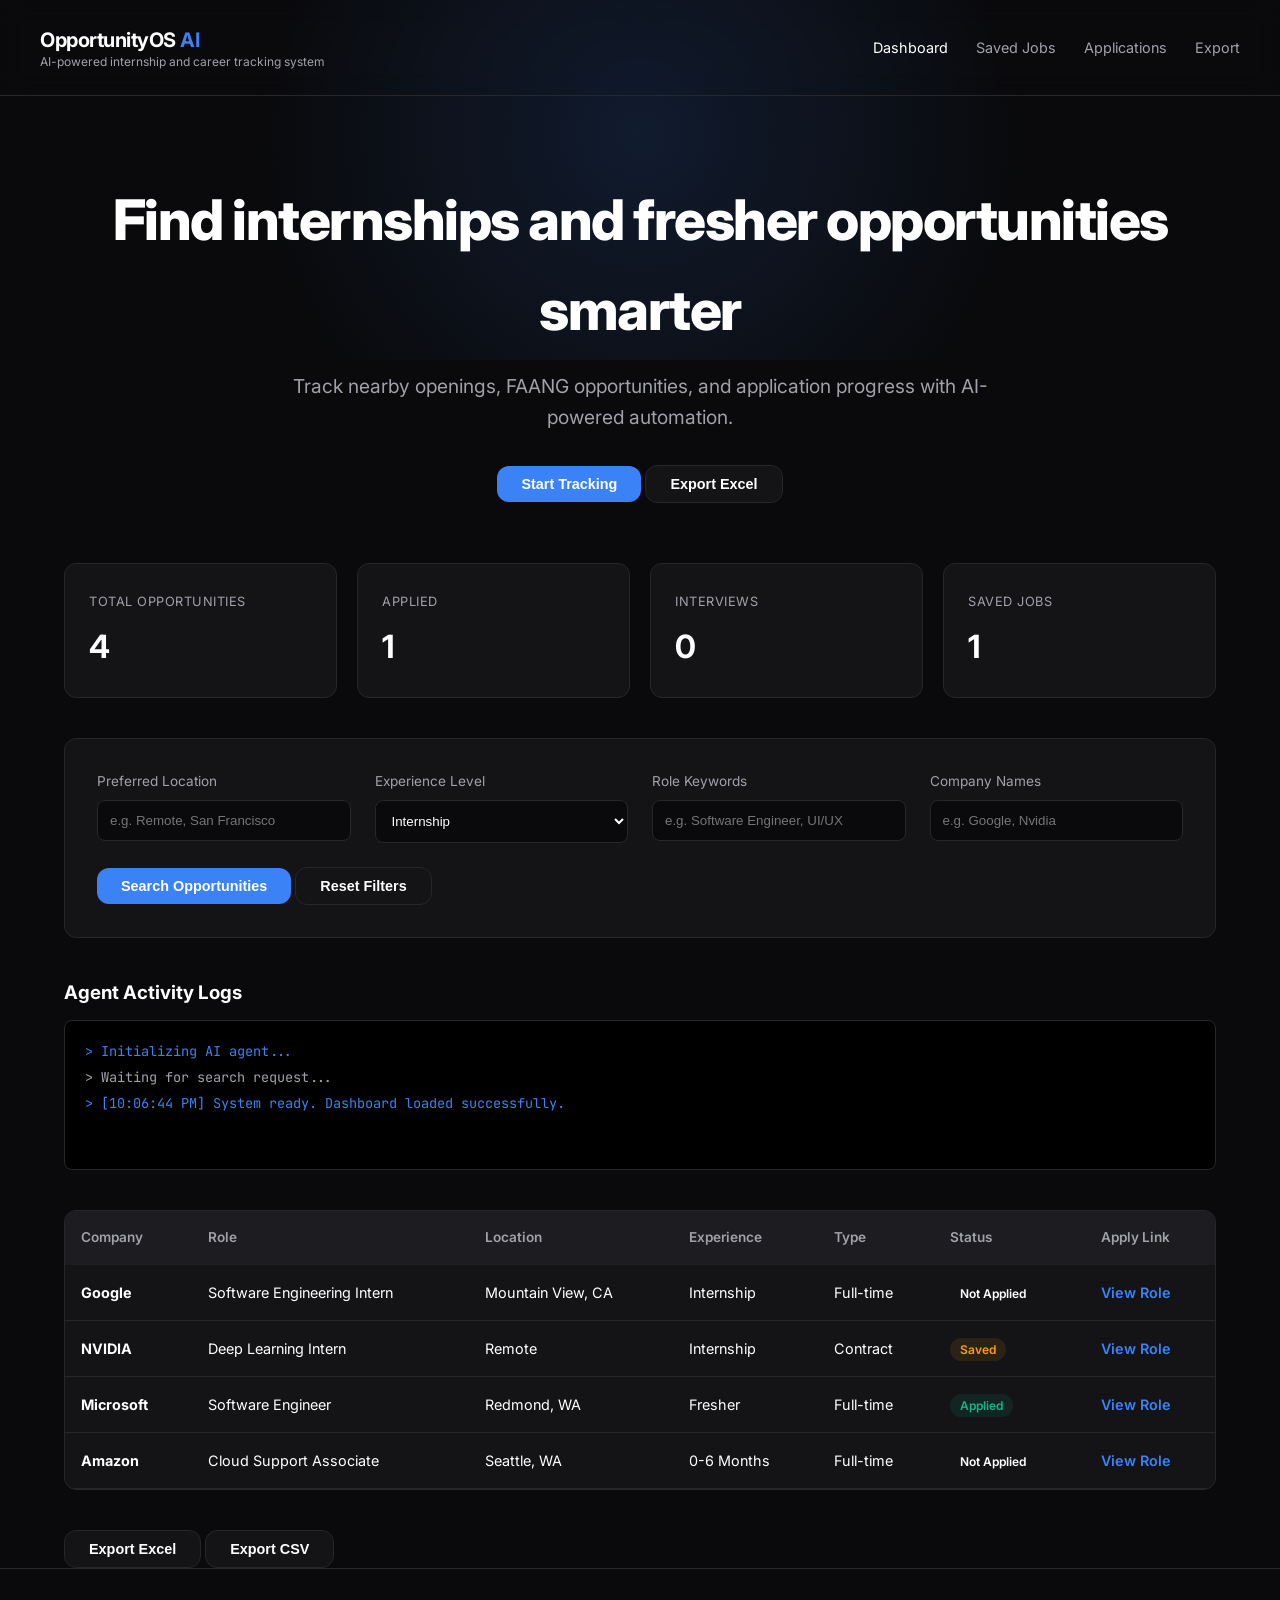
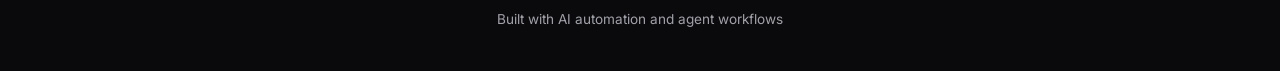
<file: frontend/index.html>
<!DOCTYPE html>
<html lang="en">
<head>
    <meta charset="UTF-8">
    <meta name="viewport" content="width=device-width, initial-scale=1.0">
    <title>OpportunityOS AI — Career Tracking</title>
    <link rel="stylesheet" href="style.css">
    <link rel="preconnect" href="https://fonts.googleapis.com">
    <link rel="preconnect" href="https://fonts.gstatic.com" crossorigin>
    <link href="https://fonts.googleapis.com/css2?family=Inter:wght@300;400;500;600;700&family=JetBrains+Mono&display=swap" rel="stylesheet">
</head>
<body>
    <div class="glow-bg"></div>
    
    <nav class="navbar">
        <div class="nav-left">
            <div class="logo">OpportunityOS <span>AI</span></div>
            <div class="subtitle">AI-powered internship and career tracking system</div>
        </div>
        <div class="nav-right">
            <a href="#" class="active">Dashboard</a>
            <a href="#">Saved Jobs</a>
            <a href="#">Applications</a>
            <a href="#" id="navExport">Export</a>
        </div>
    </nav>

    <main class="container">
        <!-- Hero Section -->
        <section class="hero">
            <h1>Find internships and fresher opportunities smarter</h1>
            <p>Track nearby openings, FAANG opportunities, and application progress with AI-powered automation.</p>
            <div class="hero-btns">
                <button class="btn btn-primary" id="startTrackingBtn">Start Tracking</button>
                <button class="btn btn-secondary" onclick="exportData('excel')">Export Excel</button>
            </div>
        </section>

        <!-- Summary Cards -->
        <section class="stats-grid">
            <div class="stat-card">
                <label>Total Opportunities</label>
                <div class="value" id="totalJobsCount">0</div>
            </div>
            <div class="stat-card">
                <label>Applied</label>
                <div class="value" id="appliedCount">0</div>
            </div>
            <div class="stat-card">
                <label>Interviews</label>
                <div class="value" id="interviewCount">0</div>
            </div>
            <div class="stat-card">
                <label>Saved Jobs</label>
                <div class="value" id="savedCount">0</div>
            </div>
        </section>

        <!-- Filter Panel -->
        <section class="filter-panel">
            <div class="filter-grid">
                <div class="input-group">
                    <label>Preferred Location</label>
                    <input type="text" id="locationInput" placeholder="e.g. Remote, San Francisco">
                </div>
                <div class="input-group">
                    <label>Experience Level</label>
                    <select id="experienceInput">
                        <option value="internship">Internship</option>
                        <option value="fresher">Fresher</option>
                        <option value="0-6-months">0–6 Months</option>
                        <option value="1-year">1 Year</option>
                    </select>
                </div>
                <div class="input-group">
                    <label>Role Keywords</label>
                    <input type="text" id="roleInput" placeholder="e.g. Software Engineer, UI/UX">
                </div>
                <div class="input-group">
                    <label>Company Names</label>
                    <input type="text" id="companyInput" placeholder="e.g. Google, Nvidia">
                </div>
            </div>
            <div class="filter-actions">
                <button class="btn btn-primary" id="searchBtn">Search Opportunities</button>
                <button class="btn btn-secondary" id="resetBtn">Reset Filters</button>
            </div>
        </section>

        <!-- Live Console -->
        <section class="console-wrapper">
            <h3>Agent Activity Logs</h3>
            <div id="logsContainer" class="terminal">
                <div class="log-entry system">> Initializing AI agent...</div>
                <div class="log-entry">> Waiting for search request...</div>
            </div>
        </section>

        <!-- Opportunity Table -->
        <section class="table-section">
            <div class="table-container">
                <table>
                    <thead>
                        <tr>
                            <th>Company</th>
                            <th>Role</th>
                            <th>Location</th>
                            <th>Experience</th>
                            <th>Type</th>
                            <th>Status</th>
                            <th>Apply Link</th>
                        </tr>
                    </thead>
                    <tbody id="jobsTableBody">
                        <!-- JS renders rows here -->
                    </tbody>
                </table>
            </div>
        </section>

        <!-- Export Buttons -->
        <section class="export-section">
            <button class="btn btn-secondary" id="exportExcelBtn">Export Excel</button>
            <button class="btn btn-secondary" id="exportCsvBtn">Export CSV</button>
        </section>
    </main>

    <footer>
        <p>Built with AI automation and agent workflows</p>
    </footer>

    <script src="script.js"></script>
</body>
</html>
</file>
<file: frontend/style.css>
:root {
    --bg: #0a0a0c;
    --surface: #141417;
    --border: #26262b;
    --text-primary: #ffffff;
    --text-secondary: #a1a1aa;
    --accent: #3b82f6;
    --accent-glow: rgba(59, 130, 246, 0.15);
    --success: #10b981;
    --warning: #f59e0b;
    --radius: 12px;
}

* { box-sizing: border-box; margin: 0; padding: 0; }

body {
    background-color: var(--bg);
    color: var(--text-primary);
    font-family: 'Inter', sans-serif;
    line-height: 1.6;
    overflow-x: hidden;
}

.glow-bg {
    position: fixed;
    top: -10%;
    left: 50%;
    transform: translateX(-50%);
    width: 80vw;
    height: 50vh;
    background: radial-gradient(circle, var(--accent-glow) 0%, transparent 70%);
    z-index: -1;
    pointer-events: none;
}

.container {
    max-width: 1200px;
    margin: 0 auto;
    padding: 0 24px;
}

/* Navbar */
.navbar {
    display: flex;
    justify-content: space-between;
    align-items: center;
    padding: 24px 40px;
    border-bottom: 1px solid var(--border);
    backdrop-filter: blur(12px);
    position: sticky;
    top: 0;
    z-index: 100;
}

.logo { font-weight: 700; font-size: 1.25rem; letter-spacing: -0.5px; }
.logo span { color: var(--accent); }
.subtitle { font-size: 0.75rem; color: var(--text-secondary); margin-top: -4px; }

.nav-right a {
    color: var(--text-secondary);
    text-decoration: none;
    margin-left: 24px;
    font-size: 0.9rem;
    transition: 0.2s;
}

.nav-right a:hover, .nav-right a.active { color: var(--text-primary); }

/* Hero */
.hero { text-align: center; padding: 80px 0 60px; }
.hero h1 { font-size: 3.5rem; font-weight: 800; letter-spacing: -1.5px; margin-bottom: 16px; }
.hero p { font-size: 1.2rem; color: var(--text-secondary); max-width: 700px; margin: 0 auto 32px; }

/* Buttons */
.btn {
    padding: 10px 24px;
    border-radius: var(--radius);
    font-weight: 600;
    cursor: pointer;
    transition: 0.3s;
    font-size: 0.9rem;
    border: none;
    display: inline-flex;
    align-items: center;
    gap: 8px;
}

.btn-primary { background: var(--accent); color: white; }
.btn-primary:hover { transform: translateY(-2px); box-shadow: 0 8px 20px var(--accent-glow); }

.btn-secondary { background: var(--surface); color: white; border: 1px solid var(--border); }
.btn-secondary:hover { background: var(--border); }

/* Stats */
.stats-grid {
    display: grid;
    grid-template-columns: repeat(auto-fit, minmax(200px, 1fr));
    gap: 20px;
    margin-bottom: 40px;
}

.stat-card {
    background: var(--surface);
    border: 1px solid var(--border);
    padding: 24px;
    border-radius: var(--radius);
}

.stat-card label { font-size: 0.8rem; color: var(--text-secondary); text-transform: uppercase; letter-spacing: 0.5px; }
.stat-card .value { font-size: 2rem; font-weight: 700; margin-top: 8px; }

/* Filter Panel */
.filter-panel {
    background: var(--surface);
    border: 1px solid var(--border);
    padding: 32px;
    border-radius: var(--radius);
    margin-bottom: 40px;
}

.filter-grid {
    display: grid;
    grid-template-columns: repeat(auto-fit, minmax(200px, 1fr));
    gap: 24px;
    margin-bottom: 24px;
}

.input-group label { display: block; font-size: 0.85rem; margin-bottom: 8px; color: var(--text-secondary); }

input, select {
    width: 100%;
    background: var(--bg);
    border: 1px solid var(--border);
    padding: 12px;
    border-radius: 8px;
    color: white;
    outline: none;
    transition: 0.2s;
}

input:focus { border-color: var(--accent); }

/* Live Console */
.terminal {
    background: #000;
    border: 1px solid var(--border);
    border-radius: 8px;
    padding: 20px;
    font-family: 'JetBrains Mono', monospace;
    font-size: 0.85rem;
    height: 150px;
    overflow-y: auto;
    margin-top: 12px;
    margin-bottom: 40px;
}

.log-entry { margin-bottom: 4px; color: var(--text-secondary); }
.log-entry.system { color: var(--accent); }

/* Table */
.table-section { margin-bottom: 40px; }
.table-container {
    background: var(--surface);
    border: 1px solid var(--border);
    border-radius: var(--radius);
    overflow: hidden;
}

table { width: 100%; border-collapse: collapse; text-align: left; }
th {
    background: #1c1c21;
    padding: 16px;
    font-size: 0.85rem;
    color: var(--text-secondary);
    font-weight: 600;
    position: sticky;
    top: 0;
}

td { padding: 16px; border-bottom: 1px solid var(--border); font-size: 0.9rem; }
tr:hover { background: #1c1c21; }

.badge {
    padding: 4px 10px;
    border-radius: 99px;
    font-size: 0.75rem;
    font-weight: 600;
}

.badge-applied { background: rgba(16, 185, 129, 0.1); color: var(--success); }
.badge-saved { background: rgba(245, 158, 11, 0.1); color: var(--warning); }

.apply-link { color: var(--accent); text-decoration: none; font-weight: 600; }

footer {
    text-align: center;
    padding: 40px;
    border-top: 1px solid var(--border);
    color: var(--text-secondary);
    font-size: 0.85rem;
}

@media (max-width: 768px) {
    .hero h1 { font-size: 2.5rem; }
    .navbar { flex-direction: column; gap: 16px; text-align: center; }
}
</file>
